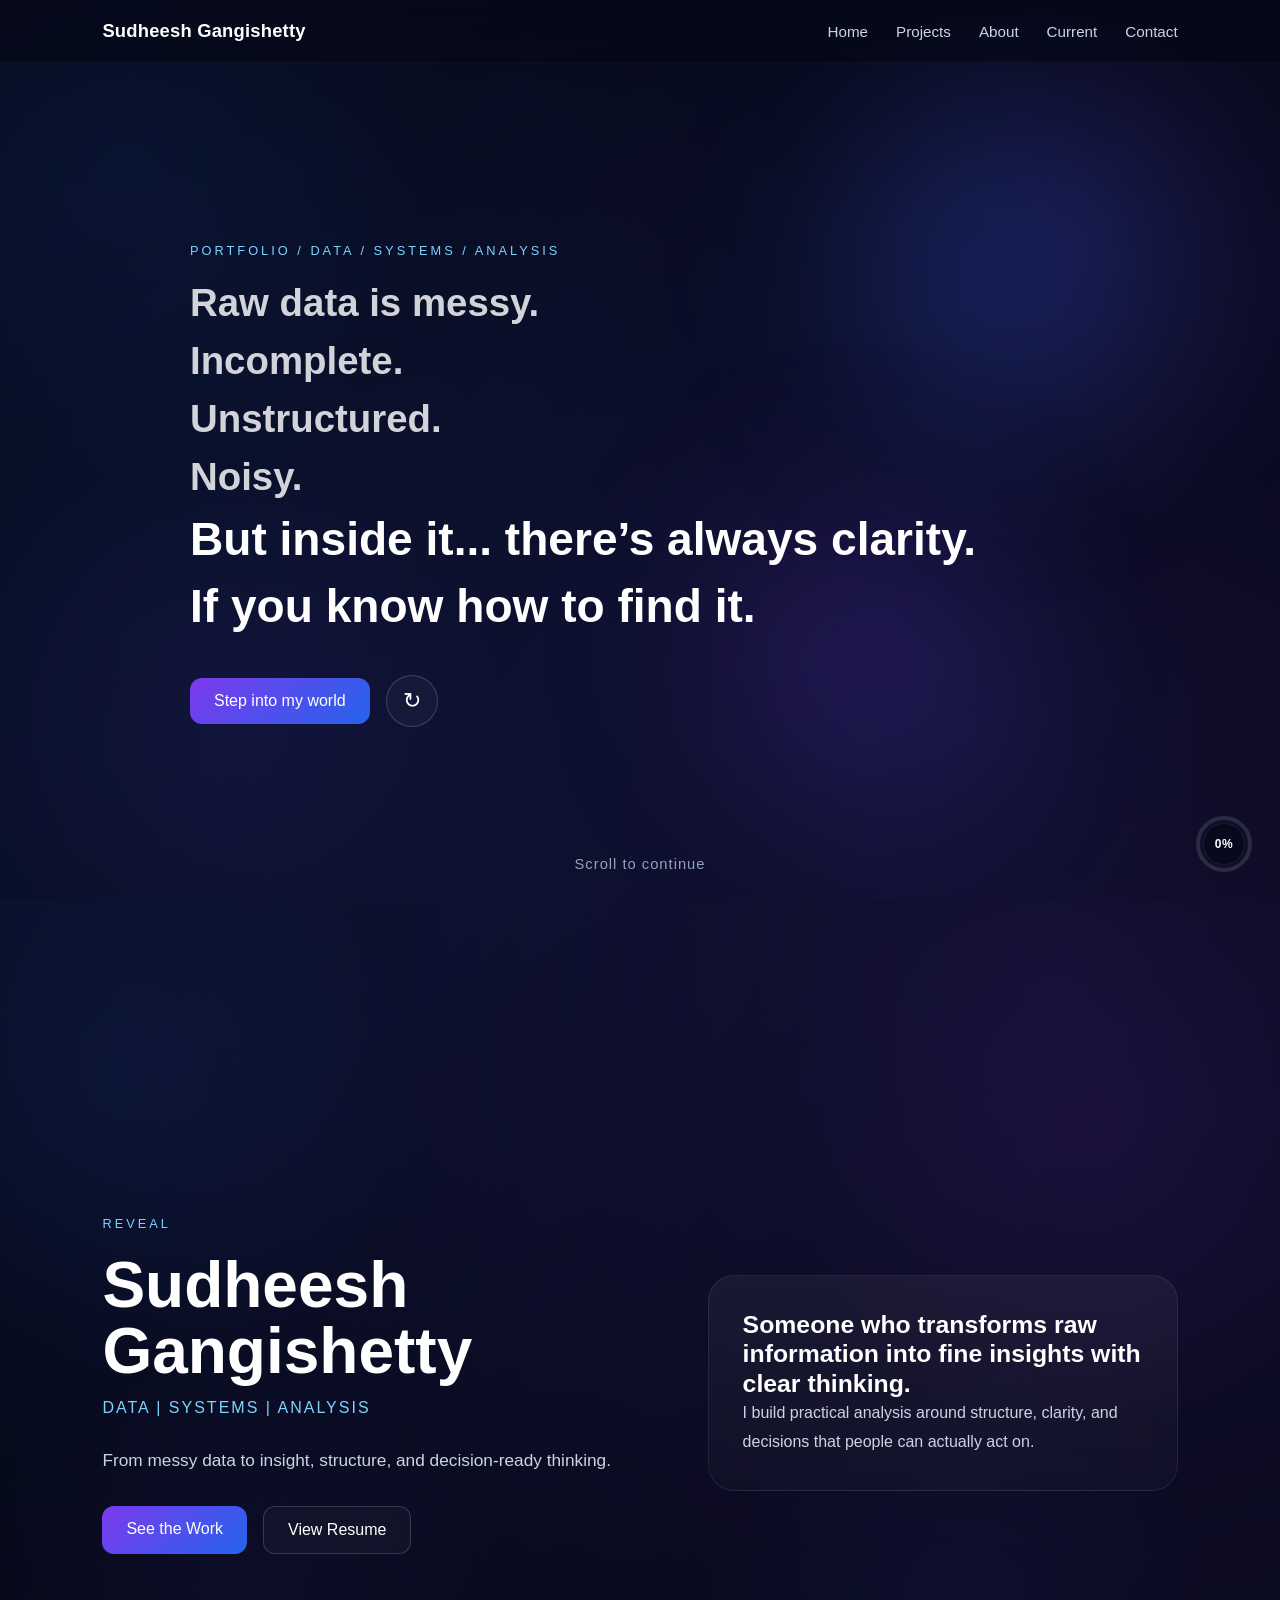
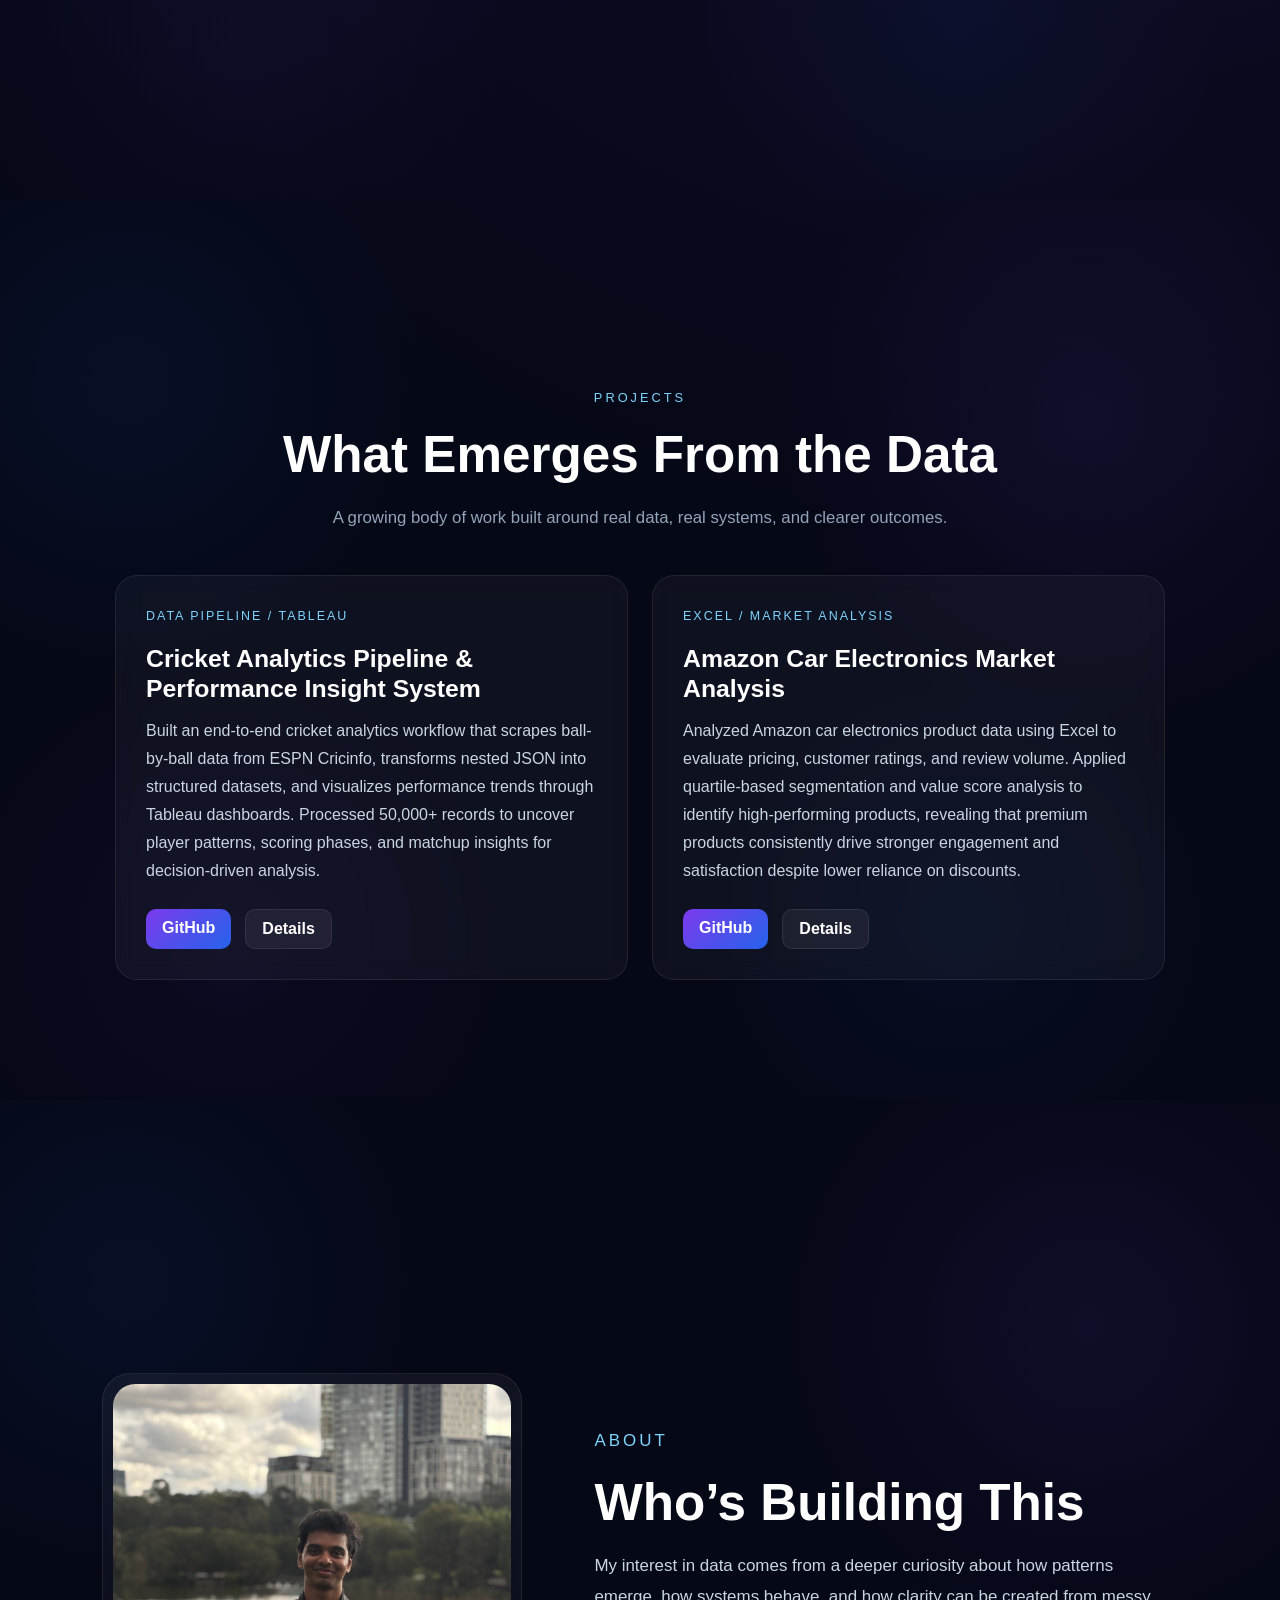
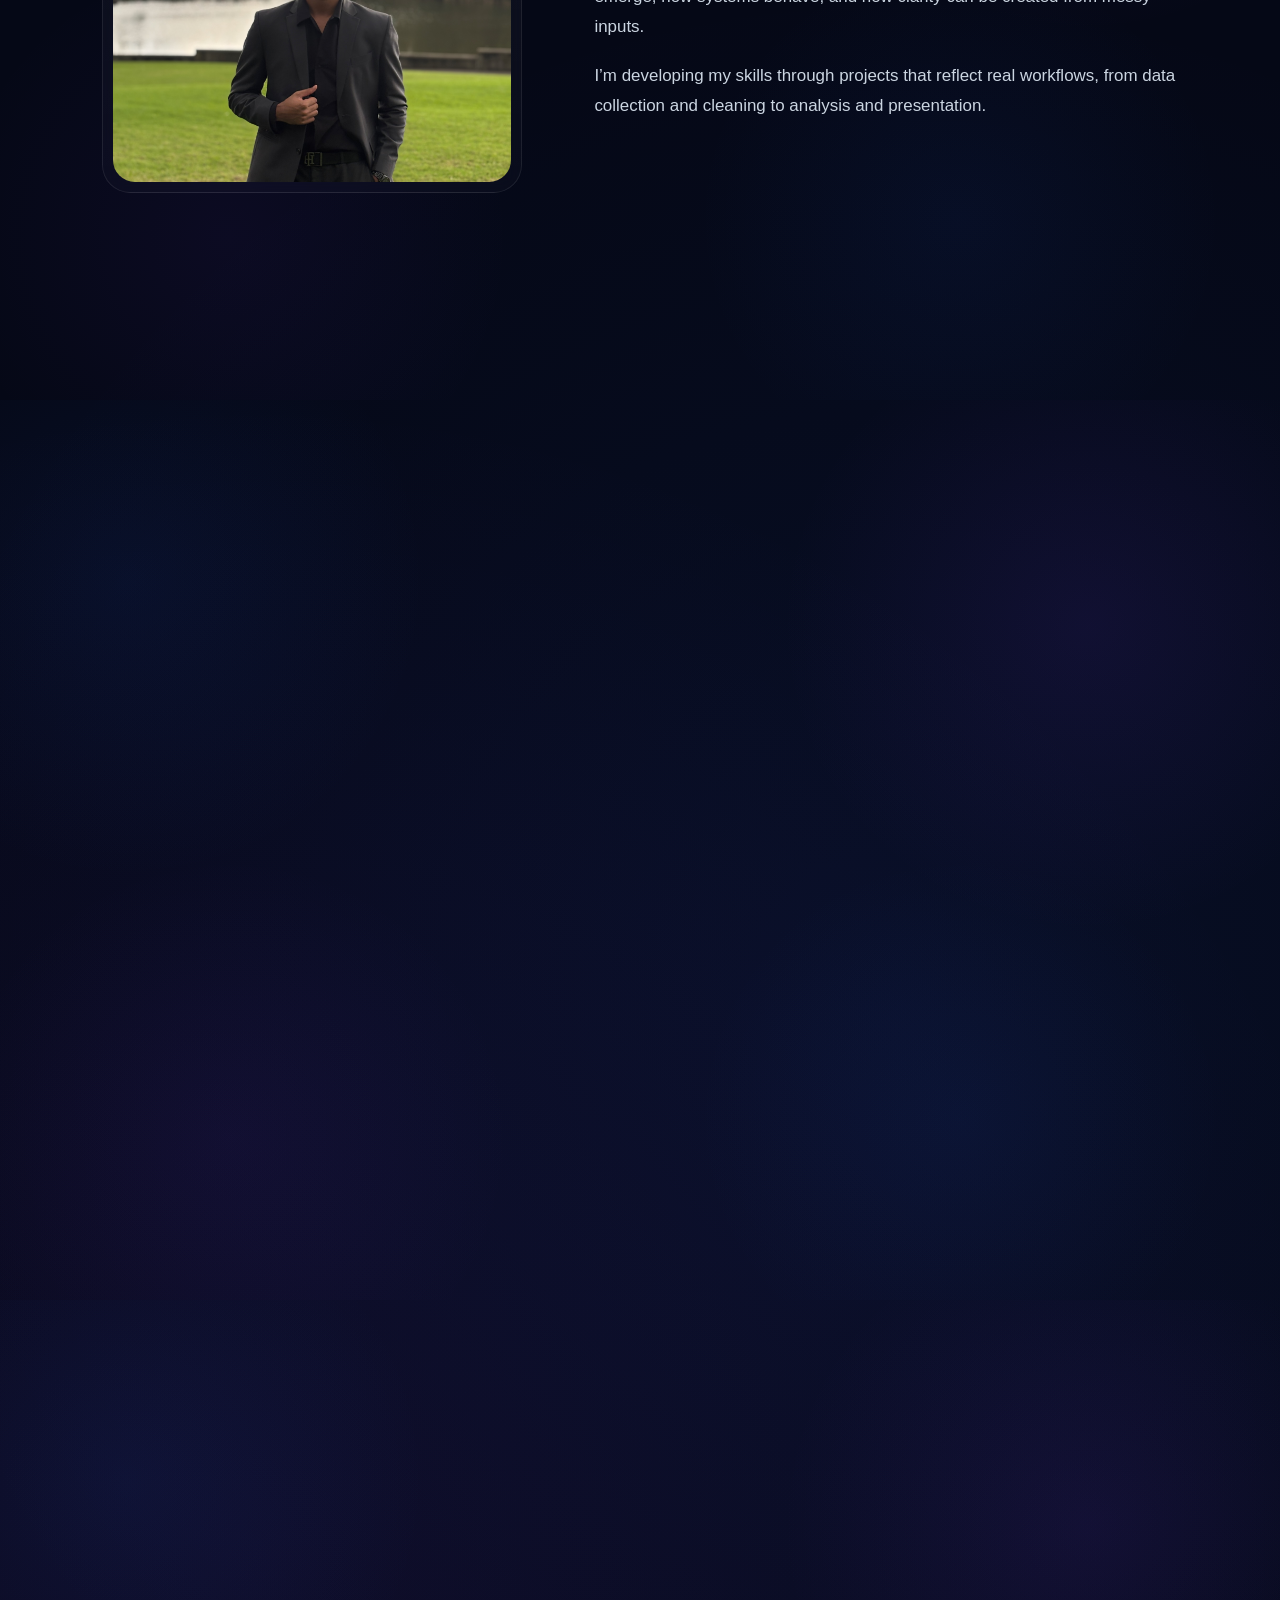
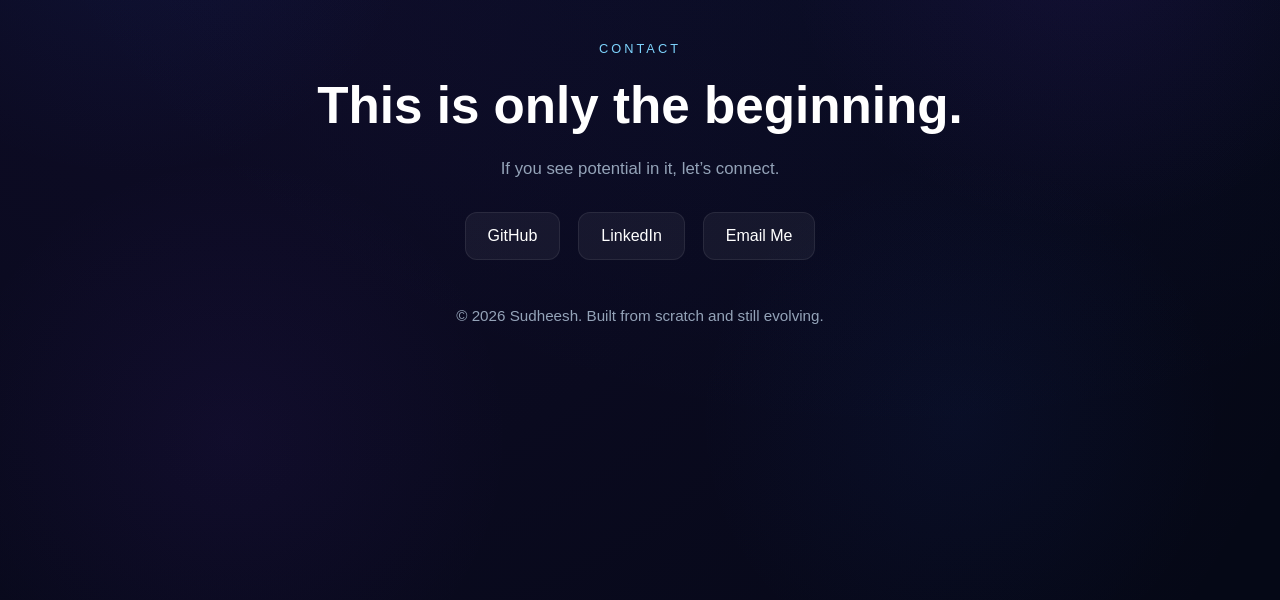
<file: index.html>
<!DOCTYPE html>
<html lang="en">
<head>
  <meta charset="UTF-8" />
  <meta name="viewport" content="width=device-width, initial-scale=1.0" />
  <title>Sudheesh Gangishetty | Portfolio</title>
  <link rel="icon" type="image/png" href="icon_image.png" />
  <link rel="shortcut icon" href="icon_image.png" />
  <link rel="apple-touch-icon" href="icon_image.png" />
  <link rel="stylesheet" href="style.css" />
</head>
<body>
  <nav class="navbar">
    <div class="logo" data-content="site.logo">Sudheesh Gangishetty</div>
    <div class="nav-links" id="nav-links"></div>
  </nav>

  <main class="site-main">
    <section id="hero" class="panel hero story-hero">
      <div class="container hero-story-layout hero-story-layout-single">
        <div class="hero-story-left hero-story-left-centered">
          <p class="eyebrow" data-content="hero.eyebrow">PORTFOLIO / DATA / SYSTEMS / ANALYSIS</p>

          <div class="story-sequence" id="story-sequence"></div>

          <div class="hero-buttons hero-buttons-delayed hero-controls-inline" id="hero-controls">
            <a href="#reveal" class="btn btn-primary" id="hero-cta">Step into my world</a>
            <button class="replay-icon-btn" id="replay-intro-btn" type="button" aria-label="Replay intro">
              <span class="replay-symbol">↻</span>
            </button>
          </div>
        </div>
      </div>

      <div class="scroll-cue" id="scroll-cue">
        <span data-content="hero.scrollCue">Scroll to continue</span>
      </div>

      <div class="glow glow-1"></div>
      <div class="glow glow-2"></div>
    </section>

    <section id="reveal" class="panel reveal-section">
      <div class="container reveal-grid reveal-grid-single">
        <div class="reveal-left reveal-on-scroll">
          <p class="section-label" data-content="reveal.label">REVEAL</p>
          <h1 class="reveal-name" data-content="reveal.name">Sudheesh Gangishetty</h1>
          <p class="reveal-role" data-content="reveal.role">Data | Systems | Analysis</p>
          <p class="reveal-description" data-content="reveal.description">
            From messy data to insight, structure, and decision-ready thinking.
          </p>

          <div class="hero-buttons">
            <a href="#projects" class="btn btn-primary" id="reveal-primary-btn">See the Work</a>
            <a href="resume.html" class="btn btn-secondary" id="resume-btn">View Resume</a>
          </div>
        </div>

        <div class="reveal-right reveal-on-scroll reveal-delay-1">
          <div class="reveal-card">
            <h3 data-content="reveal.cardTitle">Someone who transforms raw information into fine insights with clear thinking.</h3>
            <p data-content="reveal.cardText">
              I build practical analysis around structure, clarity, and decisions that people can actually act on.
            </p>
          </div>
        </div>
      </div>
    </section>

    <section id="projects" class="panel projects">
      <div class="container projects-container">
        <div class="projects-heading reveal-on-scroll">
          <p class="section-label" data-content="projects.label">PROJECTS</p>
          <h2 data-content="projects.title">What Emerges From the Data</h2>
          <p class="section-intro centered-intro" data-content="projects.description">
            A growing body of work built around real data, real systems, and clearer outcomes.
          </p>
        </div>

        <div class="projects-grid projects-grid-two" id="projects-grid"></div>
      </div>
    </section>

    <section id="about" class="panel about">
      <div class="container about-grid">
        <div class="about-image reveal-on-scroll">
          <div class="about-image-frame">
            <img id="about-photo" src="profile-photo.jpg" alt="About Sudheesh" class="about-photo" />
          </div>
        </div>

        <div class="about-content reveal-on-scroll reveal-delay-1">
          <p class="section-label" data-content="about.label">ABOUT</p>
          <h2 data-content="about.title">Who’s Building This</h2>
          <div id="about-paragraphs"></div>
        </div>
      </div>
    </section>

    <section id="current" class="panel current">
      <div class="container current-layout">
        <div class="current-left reveal-on-scroll">
          <p class="section-label" data-content="current.label">CURRENT</p>
          <h2 data-content="current.title">Still in Motion</h2>
          <p class="section-intro" data-content="current.description">
            This is the part of the story that is still being written.
          </p>
        </div>

        <div class="current-right reveal-on-scroll reveal-delay-1">
          <div class="current-showcase">
            <div class="current-slide-track" id="current-slide-track"></div>

            <div class="current-controls">
              <button class="current-arrow current-prev" aria-label="Previous slide">←</button>
              <button class="current-arrow current-next" aria-label="Next slide">→</button>
            </div>
          </div>
        </div>
      </div>
    </section>

    <section id="contact" class="panel contact">
      <div class="container contact-layout reveal-on-scroll">
        <p class="section-label" data-content="contact.label">CONTACT</p>
        <h2 data-content="contact.title">This is only the beginning.</h2>
        <p class="section-intro centered-intro" data-content="contact.description">
          If you see potential in it, let’s connect.
        </p>

        <div class="contact-links" id="contact-links"></div>

        <footer class="footer">
          <p data-content="site.footer">© 2026 Sudheesh. Built from scratch and still evolving.</p>
        </footer>
      </div>
    </section>
  </main>

  <div class="scroll-indicator" aria-hidden="true">
    <svg width="64" height="64" viewBox="0 0 64 64">
      <circle cx="32" cy="32" r="26" class="bg-circle"></circle>
      <circle cx="32" cy="32" r="26" class="progress-circle"></circle>
    </svg>
    <div class="scroll-indicator-text" id="scroll-indicator-text">0%</div>
  </div>

  <script src="content.js"></script>
  <script src="script.js"></script>
</body>
</html>
</file>
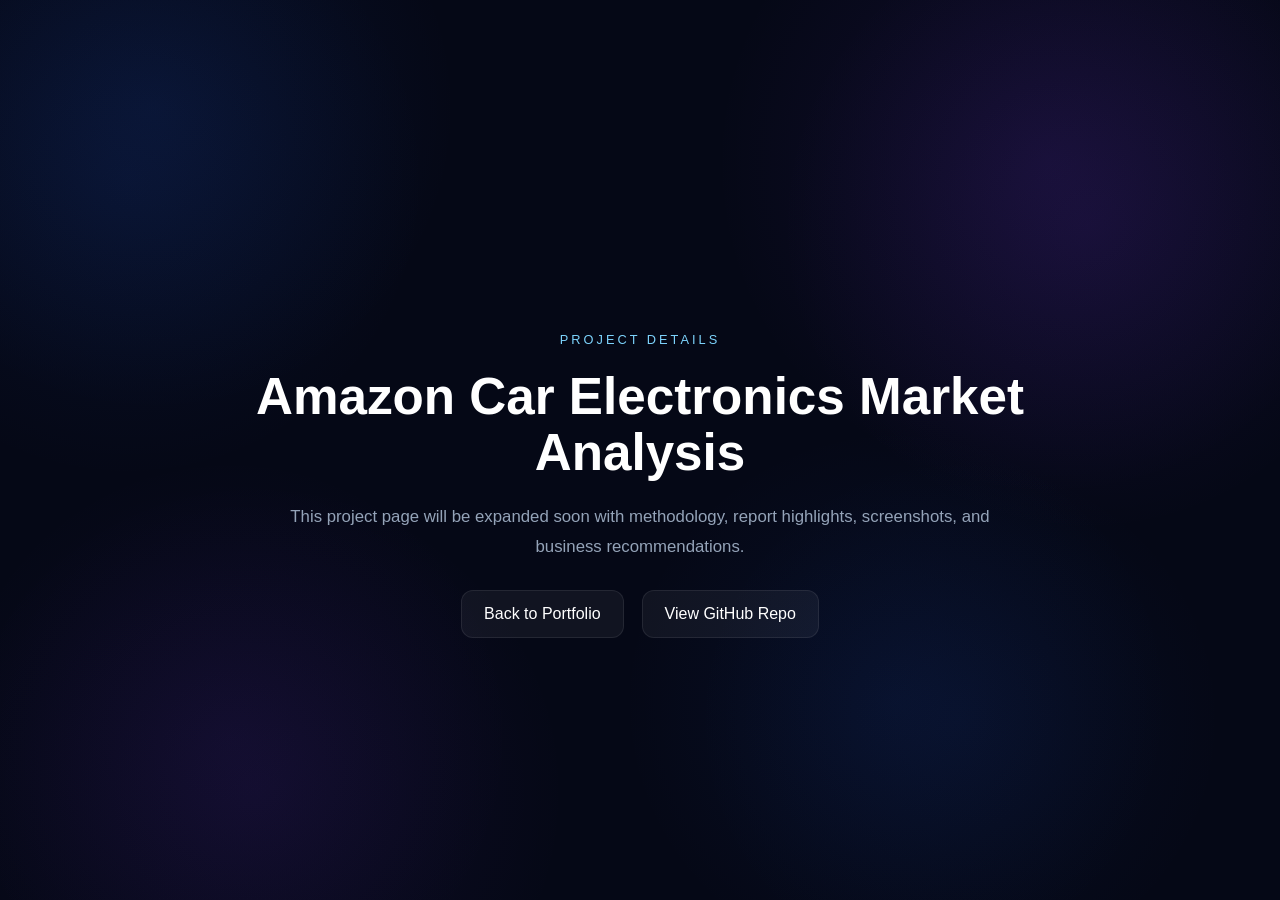
<file: project-amazon.html>
<!-- project-amazon.html -->
<!DOCTYPE html>
<html lang="en">
<head>
  <meta charset="UTF-8" />
  <meta name="viewport" content="width=device-width, initial-scale=1.0" />
  <title>Amazon Car Electronics Analysis | Sudheesh Gangishetty</title>
  <link rel="icon" type="image/png" href="icon_image.png" />
  <link rel="shortcut icon" href="icon_image.png" />
  <link rel="apple-touch-icon" href="icon_image.png" />
  <link rel="stylesheet" href="style.css" />
</head>
<body>
  <main class="site-main">
    <section class="panel">
      <div class="container contact-layout">
        <p class="section-label">PROJECT DETAILS</p>
        <h2>Amazon Car Electronics Market Analysis</h2>
        <p class="section-intro centered-intro">
          This project page will be expanded soon with methodology, report highlights, screenshots, and business recommendations.
        </p>
        <div class="contact-links">
          <a class="contact-link" href="index.html#projects">Back to Portfolio</a>
          <a class="contact-link" href="https://github.com/gsudheesh/amazon-car-electronics-analysis" target="_blank">View GitHub Repo</a>
        </div>
      </div>
    </section>
  </main>
</body>
</html>
</file>
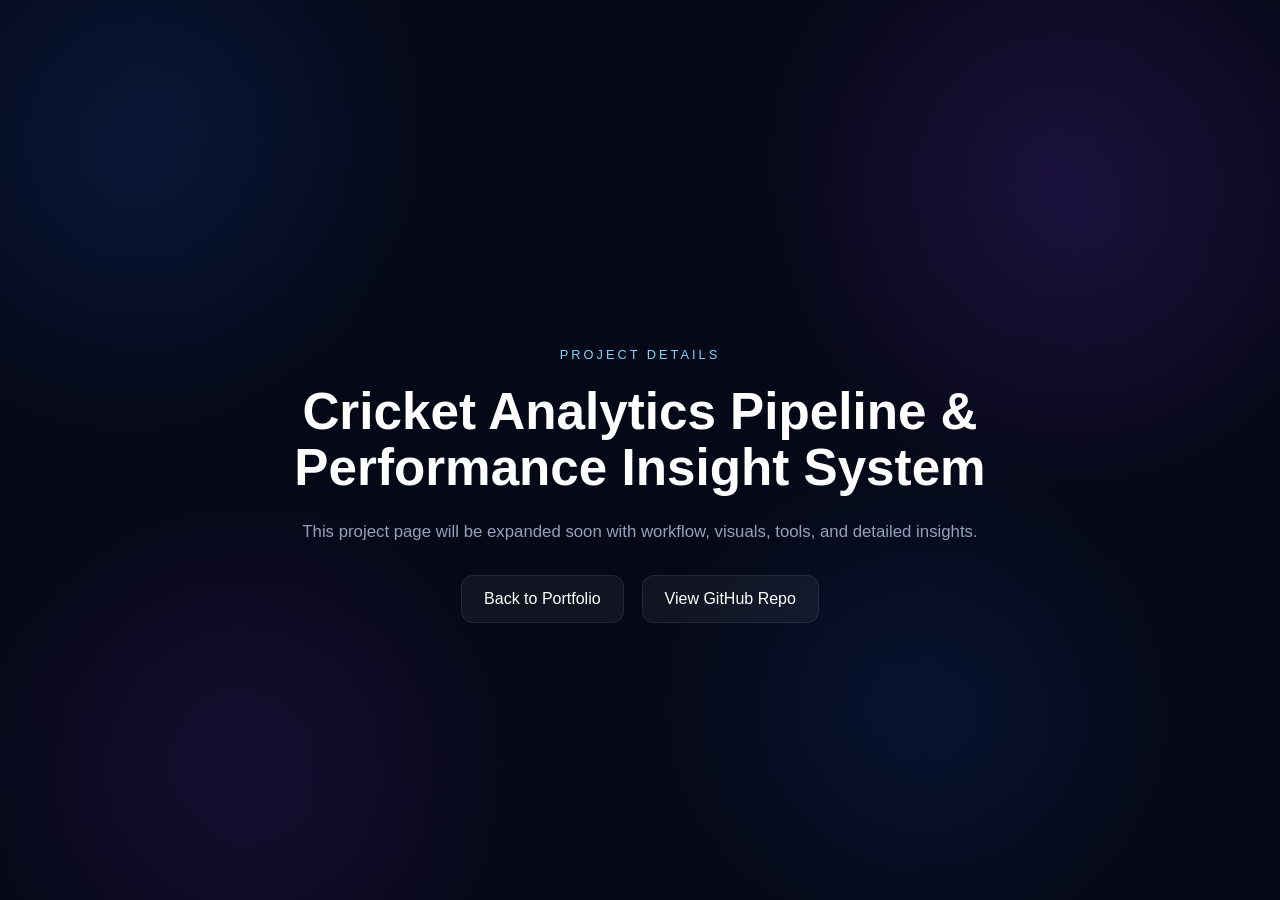
<file: project-cricket.html>
<!-- project-cricket.html -->
<!DOCTYPE html>
<html lang="en">
<head>
  <meta charset="UTF-8" />
  <meta name="viewport" content="width=device-width, initial-scale=1.0" />
  <title>Cricket Analytics Pipeline | Sudheesh Gangishetty</title>
  <link rel="icon" type="image/png" href="icon_image.png" />
  <link rel="shortcut icon" href="icon_image.png" />
  <link rel="apple-touch-icon" href="icon_image.png" />
  <link rel="stylesheet" href="style.css" />
</head>
<body>
  <main class="site-main">
    <section class="panel">
      <div class="container contact-layout">
        <p class="section-label">PROJECT DETAILS</p>
        <h2>Cricket Analytics Pipeline &amp; Performance Insight System</h2>
        <p class="section-intro centered-intro">
          This project page will be expanded soon with workflow, visuals, tools, and detailed insights.
        </p>
        <div class="contact-links">
          <a class="contact-link" href="index.html#projects">Back to Portfolio</a>
          <a class="contact-link" href="https://github.com/gsudheesh/cricket-analytics-project" target="_blank">View GitHub Repo</a>
        </div>
      </div>
    </section>
  </main>
</body>
</html>
</file>
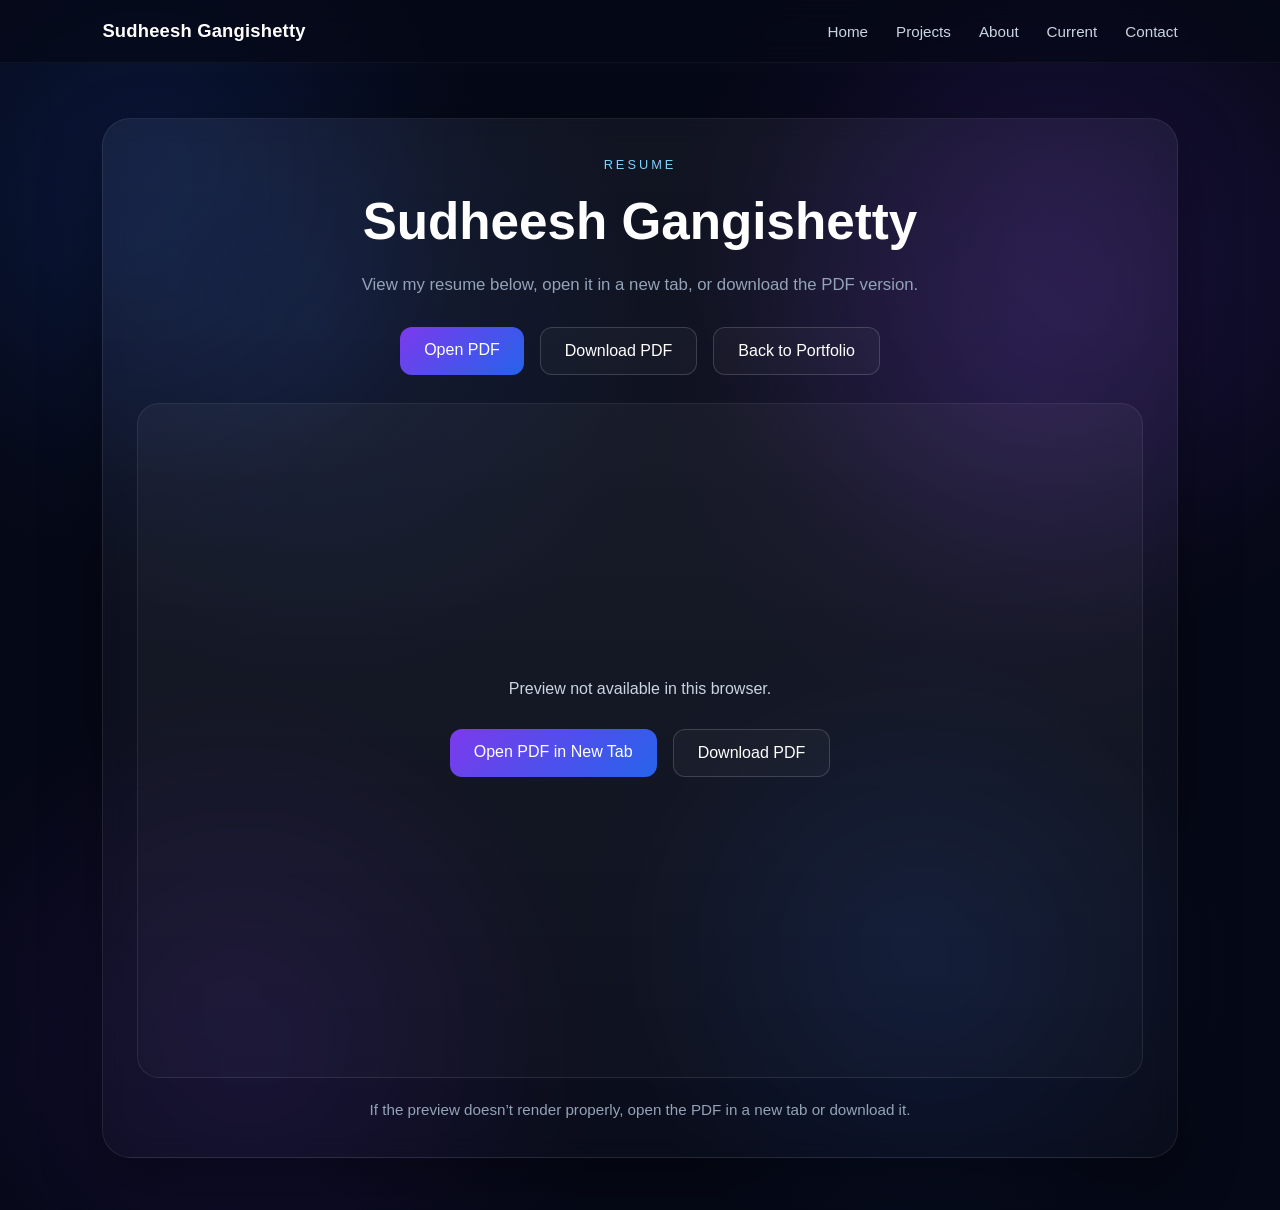
<file: resume.html>
<!DOCTYPE html>
<html lang="en">
<head>
  <meta charset="UTF-8" />
  <meta name="viewport" content="width=device-width, initial-scale=1.0" />
  <title>Resume | Sudheesh Gangishetty</title>
  <link rel="icon" type="image/png" href="icon_image.png" />
  <link rel="shortcut icon" href="icon_image.png" />
  <link rel="apple-touch-icon" href="icon_image.png" />
  <link rel="stylesheet" href="style.css" />
</head>
<body>
  <nav class="navbar">
    <div class="logo">Sudheesh Gangishetty</div>
    <div class="nav-links">
      <a href="index.html#hero">Home</a>
      <a href="index.html#projects">Projects</a>
      <a href="index.html#about">About</a>
      <a href="index.html#current">Current</a>
      <a href="index.html#contact">Contact</a>
    </div>
  </nav>

  <main class="site-main">
    <section class="panel">
      <div class="container resume-page">
        <div class="resume-shell reveal-on-scroll is-visible">
          <p class="section-label">RESUME</p>
          <h2>Sudheesh Gangishetty</h2>
          <p class="section-intro centered-intro">
            View my resume below, open it in a new tab, or download the PDF version.
          </p>

          <div class="resume-actions">
            <a href="Sudheesh_Resume.pdf" class="btn btn-primary" target="_blank">
              Open PDF
            </a>
            <a href="Sudheesh_Resume.pdf" class="btn btn-secondary" download>
              Download PDF
            </a>
            <a href="index.html" class="btn btn-secondary">
              Back to Portfolio
            </a>
          </div>

          <div class="resume-frame-wrapper">
            <object
              data="Sudheesh_Resume.pdf"
              type="application/pdf"
              class="resume-frame"
            >
              <div class="resume-fallback">
                <p>Preview not available in this browser.</p>
                <div class="resume-actions">
                  <a href="Sudheesh_Resume.pdf" class="btn btn-primary" target="_blank">Open PDF in New Tab</a>
                  <a href="Sudheesh_Resume.pdf" class="btn btn-secondary" download>Download PDF</a>
                </div>
              </div>
            </object>
          </div>

          <p class="resume-note">
            If the preview doesn’t render properly, open the PDF in a new tab or download it.
          </p>
        </div>
      </div>
    </section>
  </main>
</body>
</html>
</file>
<file: style.css>
html {
  scroll-behavior: smooth;
  scroll-snap-type: y mandatory;
}

* {
  margin: 0;
  padding: 0;
  box-sizing: border-box;
}

:root {
  --bg: #050816;
  --text: #ffffff;
  --muted: #cbd5e1;
  --muted-2: #94a3b8;
  --line: rgba(255, 255, 255, 0.08);
  --panel: rgba(255, 255, 255, 0.04);
  --blue: #2563eb;
  --purple: #7c3aed;
  --cyan: #7dd3fc;
}

body {
  font-family: Arial, sans-serif;
  color: var(--text);
  overflow-y: auto;
  overflow-x: hidden;
  background:
    radial-gradient(circle at 12% 12%, rgba(37, 99, 235, 0.10), transparent 22%),
    radial-gradient(circle at 82% 18%, rgba(124, 58, 237, 0.11), transparent 26%),
    radial-gradient(circle at 70% 78%, rgba(37, 99, 235, 0.08), transparent 24%),
    radial-gradient(circle at 20% 88%, rgba(124, 58, 237, 0.08), transparent 24%),
    #050816;
}

.site-main {
  min-height: 100dvh;
}

.panel {
  min-height: 100dvh;
  scroll-snap-align: start;
  display: flex;
  align-items: flex-start;
  justify-content: center;
  padding: 118px 8% 52px;
  position: relative;
  overflow: hidden;
  scroll-margin-top: 88px;
  background:
    radial-gradient(circle at 10% 20%, rgba(37, 99, 235, 0.08), transparent 22%),
    radial-gradient(circle at 85% 25%, rgba(124, 58, 237, 0.09), transparent 24%),
    radial-gradient(circle at 75% 80%, rgba(37, 99, 235, 0.06), transparent 22%),
    radial-gradient(circle at 18% 82%, rgba(124, 58, 237, 0.06), transparent 22%);
}

.container {
  width: min(1200px, 100%);
  margin: 0 auto;
  position: relative;
  z-index: 2;
}

.navbar {
  position: fixed;
  top: 0;
  left: 0;
  width: 100%;
  padding: 20px 8%;
  display: flex;
  justify-content: space-between;
  align-items: center;
  background: rgba(5, 8, 22, 0.65);
  backdrop-filter: blur(14px);
  border-bottom: 1px solid rgba(255, 255, 255, 0.04);
  z-index: 1000;
}

.logo {
  font-weight: 700;
  font-size: 1.15rem;
  letter-spacing: 0.2px;
  white-space: nowrap;
}

.nav-links {
  display: flex;
  gap: 28px;
}

.nav-links a {
  text-decoration: none;
  color: var(--muted);
  font-size: 0.95rem;
  transition: color 0.25s ease, opacity 0.25s ease;
}

.nav-links a:hover {
  color: var(--text);
}

.section-label,
.eyebrow {
  font-size: 0.8rem;
  letter-spacing: 3px;
  color: var(--cyan);
  margin-bottom: 18px;
}

h1 {
  font-size: clamp(2.8rem, 5vw, 4.9rem);
  line-height: 1.02;
  margin-bottom: 22px;
}

h2 {
  font-size: clamp(2.2rem, 4vw, 3.5rem);
  line-height: 1.1;
  margin-bottom: 20px;
}

h3 {
  font-size: 1.55rem;
  line-height: 1.2;
}

p {
  color: var(--muted);
  line-height: 1.8;
}

.section-intro {
  max-width: 760px;
  color: var(--muted-2);
  font-size: 1.05rem;
}

.centered-intro {
  margin-left: auto;
  margin-right: auto;
  text-align: center;
}

/* HERO */
.story-hero {
  align-items: center;
}

.hero-story-layout {
  display: grid;
  grid-template-columns: minmax(0, 1fr);
  gap: 0;
  align-items: center;
  width: 100%;
  min-height: calc(100dvh - 170px);
}

.hero-story-layout-single {
  justify-items: center;
}

.hero-story-left {
  max-width: 760px;
}

.hero-story-left-centered {
  max-width: 900px;
  width: 100%;
}

.story-sequence {
  display: flex;
  flex-direction: column;
  gap: 14px;
  min-height: 360px;
}

.story-line {
  font-size: clamp(1.7rem, 3vw, 2.8rem);
  font-weight: 600;
  line-height: 1.15;
  color: rgba(255, 255, 255, 0.82);
  opacity: 0;
  transform: translateY(18px);
  transition: opacity 0.8s ease, transform 0.8s ease, filter 0.8s ease;
}

.story-line-emphasis {
  color: white;
  font-size: clamp(2rem, 3.6vw, 3.3rem);
}

.story-line-dimmed {
  opacity: 0.22 !important;
  filter: blur(0.2px);
}

.hero-buttons {
  display: flex;
  gap: 16px;
  flex-wrap: wrap;
}

.hero-buttons-delayed {
  margin-top: 34px;
  opacity: 0;
  transform: translateY(18px);
}

.hero-controls-inline {
  align-items: center;
}

.replay-icon-btn {
  width: 52px;
  height: 52px;
  border-radius: 999px;
  border: 1px solid rgba(255, 255, 255, 0.18);
  background: rgba(255, 255, 255, 0.03);
  color: white;
  display: inline-flex;
  align-items: center;
  justify-content: center;
  cursor: pointer;
  transition: transform 0.25s ease, background 0.25s ease, border-color 0.25s ease;
}

.replay-icon-btn:hover {
  transform: translateY(-2px);
  background: rgba(255, 255, 255, 0.08);
  border-color: rgba(125, 211, 252, 0.4);
}

.replay-symbol {
  font-size: 1.35rem;
  line-height: 1;
}

.scroll-cue {
  position: absolute;
  bottom: 28px;
  left: 50%;
  transform: translateX(-50%);
  color: var(--muted-2);
  font-size: 0.92rem;
  letter-spacing: 1px;
  opacity: 0;
}

.animate-in {
  animation: lineReveal 0.9s ease forwards;
}

.fade-in-only {
  animation: fadeOnly 0.9s ease forwards;
}

@keyframes lineReveal {
  to {
    opacity: 1;
    transform: translateY(0);
  }
}

@keyframes fadeOnly {
  to {
    opacity: 1;
  }
}

/* SCROLL REVEALS */
.reveal-on-scroll {
  opacity: 0;
  transform: translateY(34px);
  transition: opacity 0.8s ease, transform 0.8s ease;
}

.reveal-on-scroll.is-visible {
  opacity: 1;
  transform: translateY(0);
}

.reveal-delay-1 {
  transition-delay: 0.12s;
}

.reveal-delay-2 {
  transition-delay: 0.24s;
}

/* REVEAL */
.reveal-grid {
  display: grid;
  grid-template-columns: minmax(0, 1fr) minmax(320px, 430px);
  gap: 64px;
  align-items: center;
  width: 100%;
  min-height: calc(100dvh - 170px);
}

.reveal-grid-single {
  grid-template-columns: minmax(0, 1fr) minmax(340px, 470px);
}

.reveal-name {
  font-size: clamp(3rem, 5vw, 5.1rem);
  margin-bottom: 10px;
}

.reveal-role {
  color: var(--cyan);
  font-size: 1rem;
  letter-spacing: 2px;
  text-transform: uppercase;
  margin-bottom: 22px;
}

.reveal-description {
  max-width: 620px;
  font-size: 1.08rem;
  margin-bottom: 30px;
}

.reveal-card {
  border: 1px solid var(--line);
  background: linear-gradient(180deg, rgba(255,255,255,0.05), rgba(255,255,255,0.025));
  border-radius: 26px;
  padding: 34px;
  backdrop-filter: blur(10px);
}

/* BUTTONS */
.btn {
  text-decoration: none;
  padding: 14px 24px;
  border-radius: 12px;
  font-weight: 700;
  transition: transform 0.25s ease, background 0.25s ease, box-shadow 0.25s ease;
  border: none;
  font: inherit;
}

.btn-primary {
  background: linear-gradient(135deg, var(--purple), var(--blue));
  color: white;
}

.btn-primary:hover {
  transform: translateY(-2px);
  box-shadow: 0 12px 32px rgba(124, 58, 237, 0.35);
}

.btn-secondary {
  border: 1px solid rgba(255, 255, 255, 0.16);
  color: white;
  background: rgba(255, 255, 255, 0.03);
}

.btn-secondary:hover {
  transform: translateY(-2px);
  background: rgba(255, 255, 255, 0.08);
}

/* GLOW */
.glow {
  position: absolute;
  border-radius: 50%;
  filter: blur(90px);
  z-index: 1;
}

.glow-1 {
  width: 320px;
  height: 320px;
  background: rgba(37, 99, 235, 0.22);
  top: 12%;
  right: 9%;
}

.glow-2 {
  width: 280px;
  height: 280px;
  background: rgba(124, 58, 237, 0.18);
  bottom: 12%;
  left: 56%;
}

/* PROJECTS */
.projects-container {
  display: flex;
  flex-direction: column;
  align-items: center;
  min-height: calc(100dvh - 170px);
  justify-content: center;
}

.projects-heading {
  text-align: center;
  margin-bottom: 42px;
}

.projects-grid {
  display: grid;
  gap: 24px;
  width: 100%;
}

.projects-grid-two {
  grid-template-columns: repeat(2, minmax(0, 1fr));
  max-width: 1050px;
}

.project-card {
  background: var(--panel);
  border: 1px solid var(--line);
  border-radius: 22px;
  padding: 30px;
  transition: transform 0.3s ease, border-color 0.3s ease, box-shadow 0.3s ease,
    opacity 0.8s ease, transform 0.8s ease;
  backdrop-filter: blur(10px);
  min-height: 100%;
}

.project-card:hover {
  transform: translateY(-8px);
  border-color: rgba(124, 58, 237, 0.5);
  box-shadow: 0 20px 50px rgba(0, 0, 0, 0.35);
}

.project-tag {
  font-size: 0.78rem;
  letter-spacing: 2px;
  color: var(--cyan);
  margin-bottom: 16px;
}

.project-card h3 {
  margin-bottom: 14px;
}

.project-card p {
  line-height: 1.75;
}

.project-links {
  display: flex;
  gap: 14px;
  margin-top: 24px;
}

.project-link {
  text-decoration: none;
  color: white;
  font-weight: 700;
  padding: 10px 16px;
  border-radius: 10px;
  background: linear-gradient(135deg, var(--purple), var(--blue));
  transition: transform 0.25s ease, opacity 0.25s ease, background 0.25s ease;
}

.project-link:hover {
  transform: translateY(-2px);
}

.secondary-link {
  background: rgba(255, 255, 255, 0.06);
  border: 1px solid var(--line);
}

/* ABOUT */
.about-grid {
  display: grid;
  grid-template-columns: minmax(320px, 420px) minmax(0, 1fr);
  gap: 72px;
  align-items: center;
  width: 100%;
  min-height: calc(100dvh - 170px);
}

.about-image {
  display: flex;
  justify-content: center;
}

.about-image-frame {
  width: min(420px, 100%);
  aspect-ratio: 1 / 1;
  border-radius: 28px;
  padding: 10px;
  border: 1px solid var(--line);
  background:
    linear-gradient(180deg, rgba(255,255,255,0.05), rgba(255,255,255,0.02)),
    radial-gradient(circle at 50% 50%, rgba(37, 99, 235, 0.18), transparent 42%);
  backdrop-filter: blur(10px);
}

.about-photo {
  width: 100%;
  height: 100%;
  object-fit: cover;
  object-position: center 28%;
  border-radius: 22px;
  display: block;
}

.about-content {
  max-width: 680px;
  width: 100%;
}

.about-content p {
  font-size: 1.06rem;
  margin-bottom: 18px;
}

/* CURRENT */
.current-layout {
  display: grid;
  grid-template-columns: minmax(0, 1fr) minmax(360px, 560px);
  gap: 72px;
  align-items: center;
  width: 100%;
  min-height: calc(100dvh - 170px);
}

.current-left {
  max-width: 560px;
}

.current-right {
  display: flex;
  justify-content: center;
  width: 100%;
}

.current-showcase {
  width: 100%;
  max-width: 560px;
  min-height: 352px;
  background: linear-gradient(180deg, rgba(255, 255, 255, 0.05), rgba(255, 255, 255, 0.025));
  border: 1px solid var(--line);
  border-radius: 26px;
  padding: 36px;
  display: flex;
  flex-direction: column;
  justify-content: space-between;
  user-select: none;
  touch-action: pan-y;
}

.current-slide-track {
  position: relative;
  flex: 1;
}

.current-item {
  display: none;
  opacity: 0;
  transform: translateX(26px);
}

.current-item.active {
  display: block;
  opacity: 1;
  transform: translateX(0);
  transition: opacity 0.38s ease, transform 0.38s ease;
}

.current-item h3 {
  margin-bottom: 16px;
}

.current-item p {
  font-size: 1.03rem;
}

.current-controls {
  display: flex;
  gap: 12px;
  margin-top: 28px;
}

.current-arrow {
  width: 46px;
  height: 46px;
  border-radius: 999px;
  border: 1px solid var(--line);
  background: rgba(255, 255, 255, 0.05);
  color: white;
  font-size: 1.2rem;
  cursor: pointer;
  transition: opacity 0.25s ease, transform 0.25s ease, background 0.25s ease;
}

.current-arrow:hover:not(:disabled) {
  transform: translateY(-1px);
  background: rgba(255, 255, 255, 0.08);
}

.current-arrow:disabled {
  opacity: 0.28;
  cursor: not-allowed;
}

/* CONTACT */
.contact-layout {
  display: flex;
  flex-direction: column;
  align-items: center;
  justify-content: center;
  width: 100%;
  max-width: 900px;
  margin: 0 auto;
  text-align: center;
  min-height: calc(100dvh - 170px);
}

.contact-links {
  display: flex;
  justify-content: center;
  gap: 18px;
  flex-wrap: wrap;
  margin-top: 28px;
}

.contact-link {
  text-decoration: none;
  color: white;
  padding: 14px 22px;
  border-radius: 12px;
  background: rgba(255, 255, 255, 0.05);
  border: 1px solid var(--line);
  transition: transform 0.25s ease, background 0.25s ease, border-color 0.25s ease;
}

.contact-link:hover {
  transform: translateY(-3px);
  background: rgba(255, 255, 255, 0.08);
  border-color: rgba(124, 58, 237, 0.4);
}

.footer {
  margin-top: 42px;
}

.footer p {
  color: var(--muted-2);
  font-size: 0.95rem;
}

/* RESUME PAGE */
.resume-page {
  display: flex;
  flex-direction: column;
  align-items: center;
  justify-content: center;
  min-height: calc(100dvh - 170px);
  width: 100%;
  text-align: center;
}

.resume-shell {
  width: 100%;
  max-width: 1100px;
  padding: 34px;
  border: 1px solid var(--line);
  border-radius: 28px;
  background:
    linear-gradient(180deg, rgba(255,255,255,0.05), rgba(255,255,255,0.025)),
    radial-gradient(circle at 20% 20%, rgba(37, 99, 235, 0.10), transparent 30%),
    radial-gradient(circle at 85% 25%, rgba(124, 58, 237, 0.10), transparent 30%);
  backdrop-filter: blur(12px);
  box-shadow: 0 20px 60px rgba(0, 0, 0, 0.35);
}

.resume-page .section-intro {
  max-width: 720px;
}

.resume-actions {
  display: flex;
  gap: 16px;
  flex-wrap: wrap;
  justify-content: center;
  margin: 26px 0 28px;
}

.resume-frame-wrapper {
  width: 100%;
  height: 75dvh;
  min-height: 620px;
  border: 1px solid var(--line);
  border-radius: 22px;
  overflow: hidden;
  background:
    linear-gradient(180deg, rgba(255,255,255,0.04), rgba(255,255,255,0.02));
}

.resume-frame {
  width: 100%;
  height: 100%;
  border: none;
  background: white;
}

.resume-fallback {
  height: 100%;
  display: flex;
  flex-direction: column;
  align-items: center;
  justify-content: center;
  padding: 24px;
  text-align: center;
  color: var(--muted);
}

.resume-note {
  margin-top: 18px;
  color: var(--muted-2);
  font-size: 0.95rem;
}

/* SCROLL INDICATOR */
.scroll-indicator {
  position: fixed;
  bottom: 24px;
  right: 24px;
  width: 64px;
  height: 64px;
  z-index: 1100;
  display: flex;
  align-items: center;
  justify-content: center;
}

.scroll-indicator svg {
  position: absolute;
  inset: 0;
  transform: rotate(-90deg);
}

.bg-circle {
  fill: none;
  stroke: rgba(255, 255, 255, 0.12);
  stroke-width: 4;
}

.progress-circle {
  fill: none;
  stroke: var(--cyan);
  stroke-width: 4;
  stroke-linecap: round;
  stroke-dasharray: 163.36;
  stroke-dashoffset: 163.36;
  transition: stroke-dashoffset 0.2s ease;
}

.scroll-indicator-text {
  font-size: 0.75rem;
  color: var(--text);
  font-weight: 700;
  letter-spacing: 0.5px;
  background: rgba(5, 8, 22, 0.65);
  width: 42px;
  height: 42px;
  border-radius: 999px;
  display: flex;
  align-items: center;
  justify-content: center;
  border: 1px solid var(--line);
  backdrop-filter: blur(12px);
}

/* SCROLLBAR */
html::-webkit-scrollbar,
body::-webkit-scrollbar {
  width: 10px;
}

html::-webkit-scrollbar-track,
body::-webkit-scrollbar-track {
  background: rgba(255, 255, 255, 0.03);
}

html::-webkit-scrollbar-thumb,
body::-webkit-scrollbar-thumb {
  background: linear-gradient(180deg, rgba(124, 58, 237, 0.85), rgba(37, 99, 235, 0.85));
  border-radius: 999px;
}

html::-webkit-scrollbar-thumb:hover,
body::-webkit-scrollbar-thumb:hover {
  background: linear-gradient(180deg, rgba(124, 58, 237, 1), rgba(37, 99, 235, 1));
}

/* RESPONSIVE */
@media (max-width: 1080px) {
  .reveal-grid,
  .about-grid,
  .current-layout {
    grid-template-columns: 1fr;
    gap: 36px;
    width: 100%;
    min-height: auto;
  }

  .about-image,
  .current-right {
    justify-content: center;
  }

  .projects-grid-two {
    grid-template-columns: 1fr;
    max-width: 100%;
  }

  .projects-container,
  .contact-layout,
  .resume-page {
    min-height: auto;
  }

  .panel {
    min-height: 100dvh;
    padding-top: 110px;
    padding-bottom: 48px;
    align-items: center;
  }

  .story-hero {
    align-items: center;
  }

  html {
    scroll-snap-type: y proximity;
  }

  .logo {
    font-size: 1rem;
  }
}

@media (max-width: 768px) {
  .navbar {
    padding: 18px 6%;
  }

  .nav-links {
    gap: 16px;
    font-size: 0.9rem;
    flex-wrap: wrap;
  }

  .panel {
    min-height: 100dvh;
    padding: 100px 6% 44px;
    align-items: center;
  }

  .reveal-grid,
  .about-grid,
  .current-layout {
    align-items: center;
  }

  .story-line {
    font-size: clamp(1.5rem, 6vw, 2.2rem);
  }

  .story-line-emphasis {
    font-size: clamp(1.8rem, 7vw, 2.7rem);
  }

  .reveal-description,
  .section-intro,
  .about-content p,
  .current-item p {
    font-size: 1rem;
  }

  .about-image-frame,
  .current-showcase {
    max-width: 100%;
  }

  .resume-shell {
    padding: 22px;
  }

  .resume-frame-wrapper {
    height: 68dvh;
    min-height: 520px;
  }
}

@media (max-width: 560px) {
  .navbar {
    flex-direction: column;
    gap: 12px;
    align-items: flex-start;
  }

  .hero-buttons,
  .project-links,
  .contact-links,
  .resume-actions {
    width: 100%;
  }

  .btn,
  .project-link,
  .contact-link,
  .resume-actions .btn {
    width: 100%;
    text-align: center;
  }

  .scroll-indicator {
    bottom: 18px;
    right: 18px;
    transform: scale(0.92);
  }

  .story-sequence {
    min-height: 300px;
  }

  .replay-icon-btn {
    width: 48px;
    height: 48px;
  }

  .resume-frame-wrapper {
    height: 62dvh;
    min-height: 460px;
  }
}
</file>
